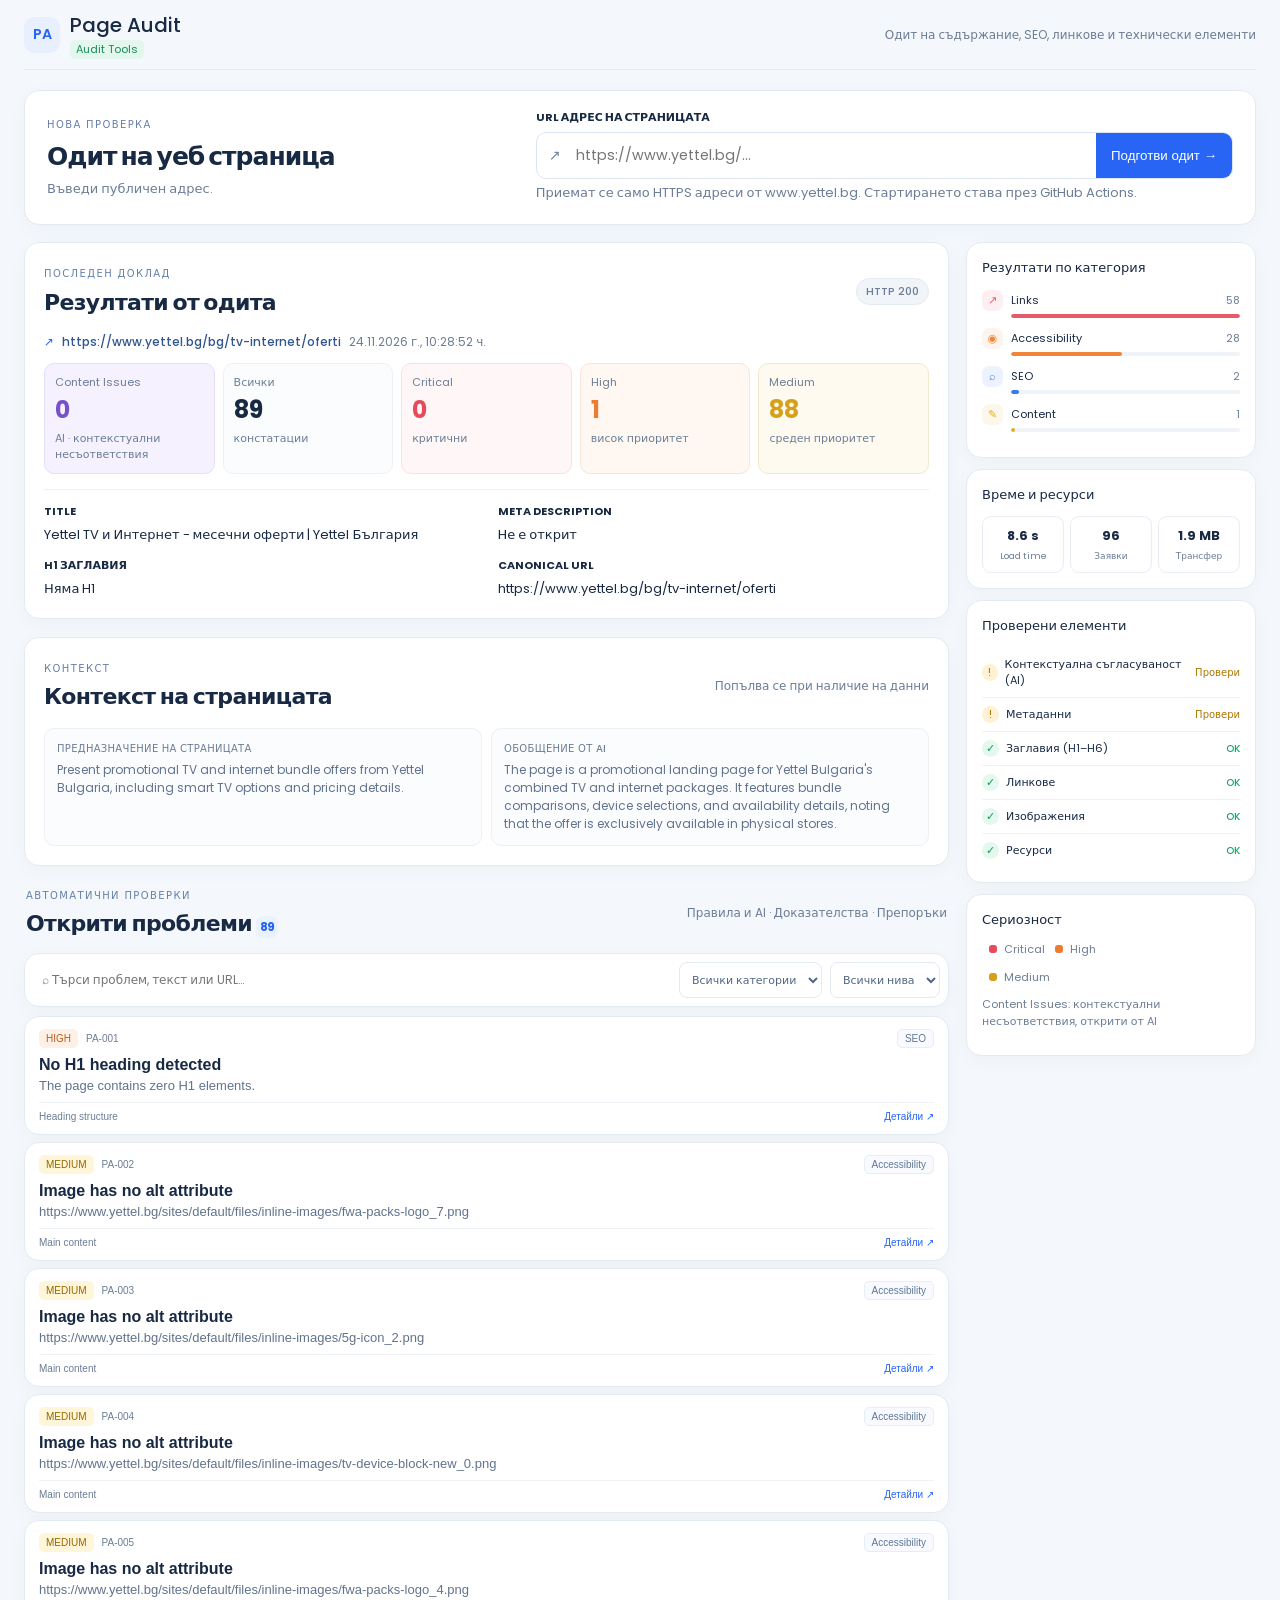
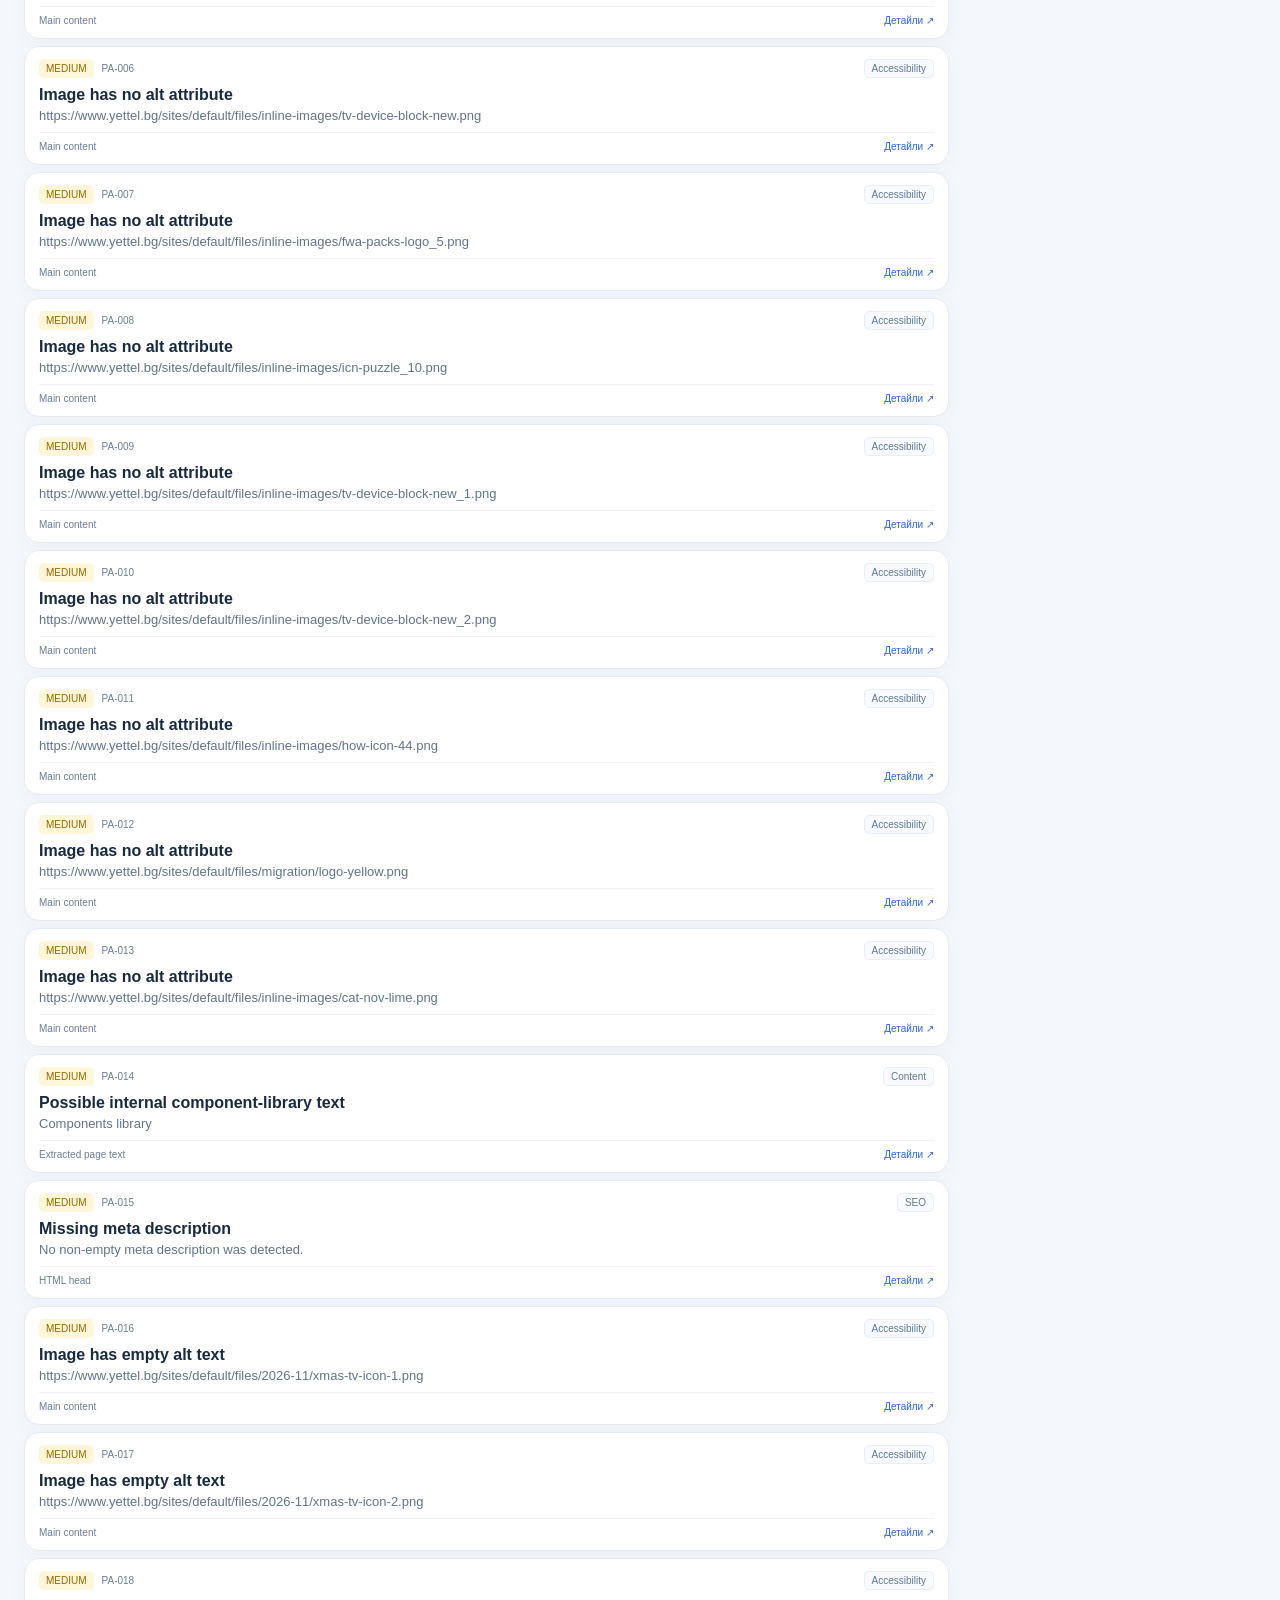
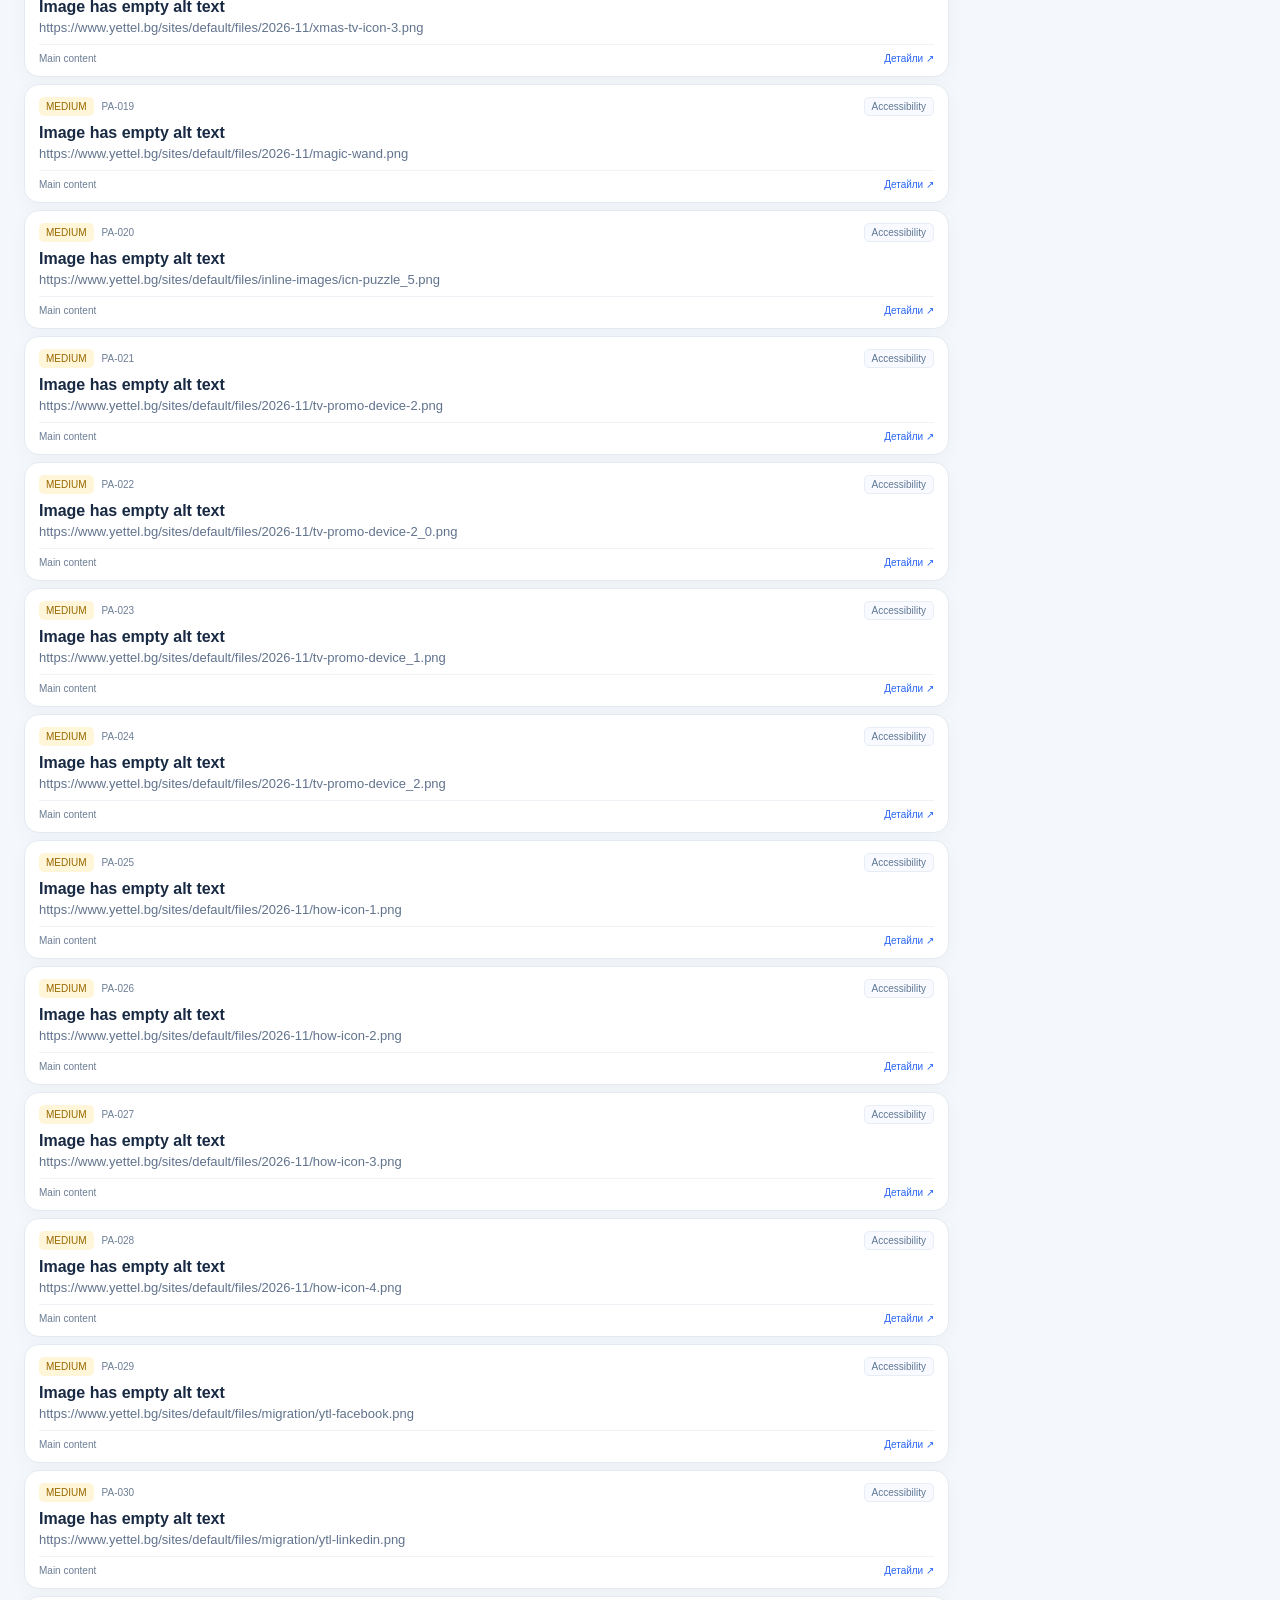
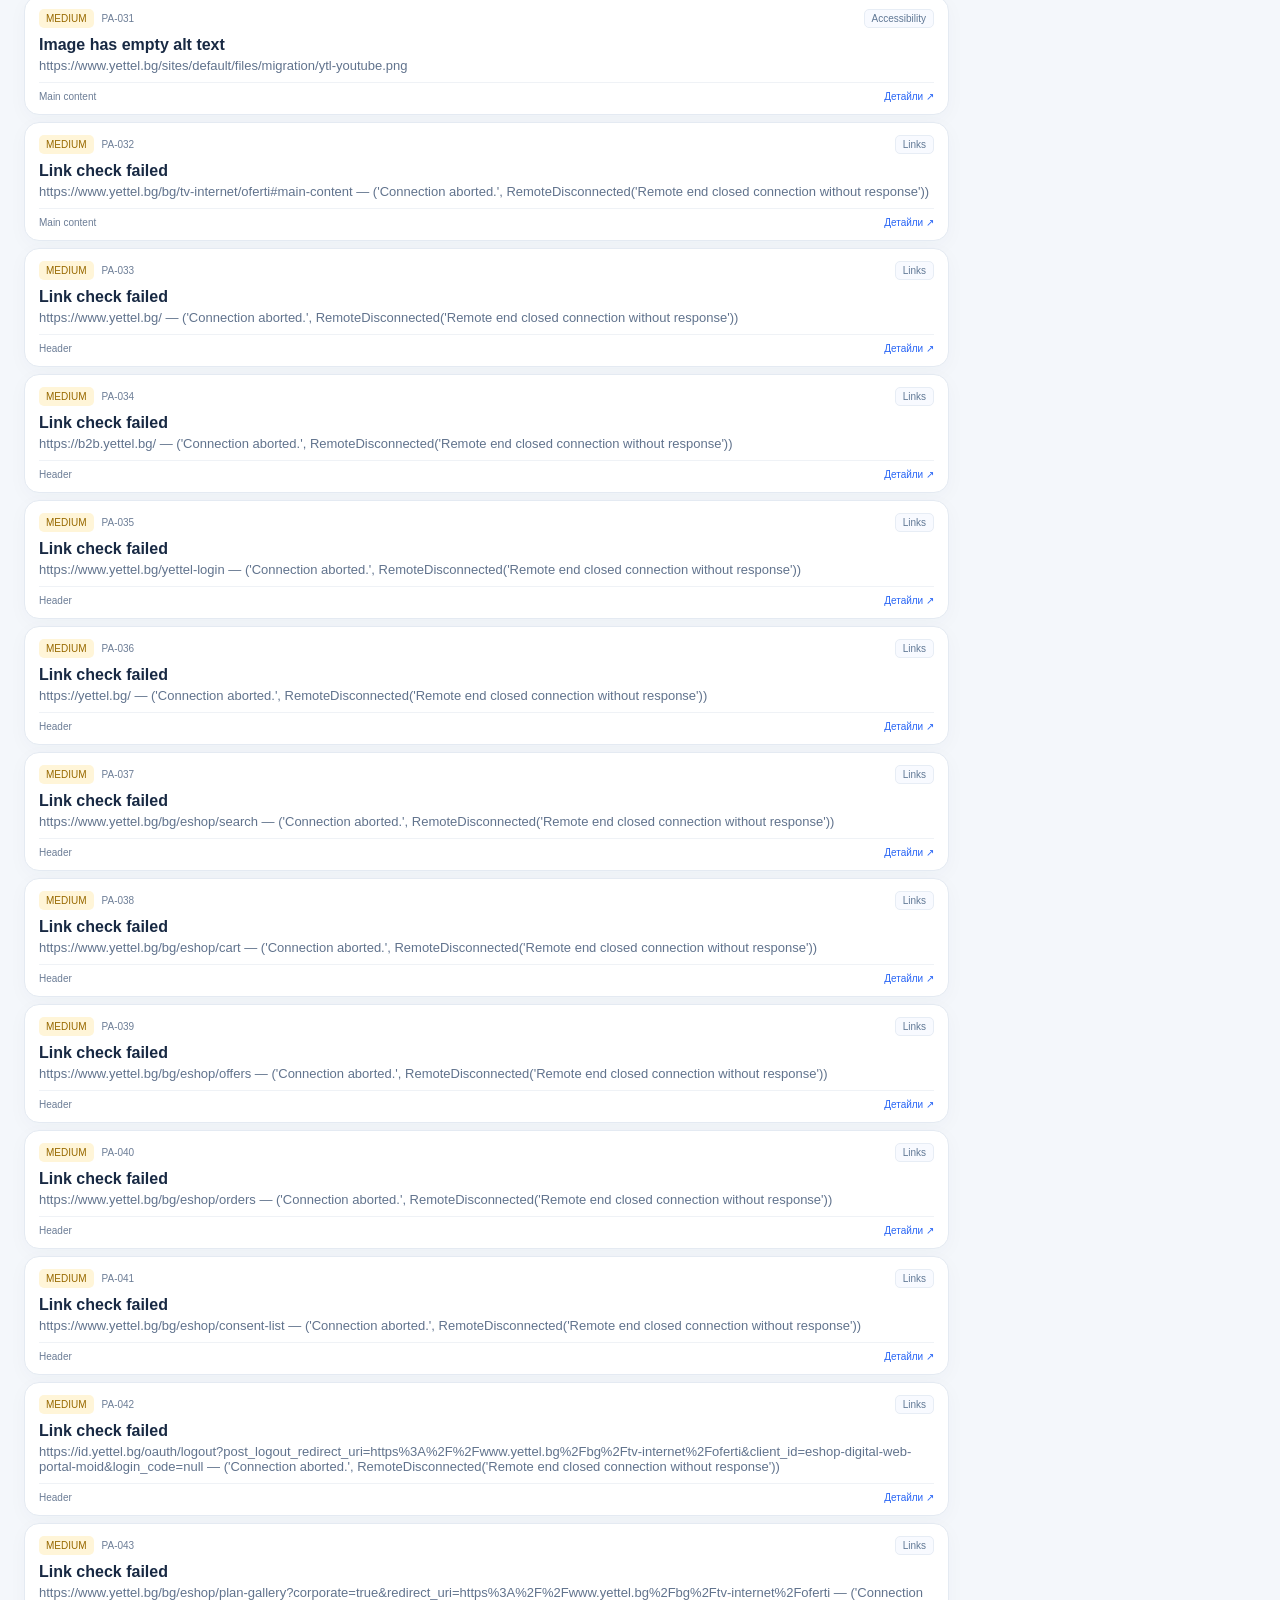
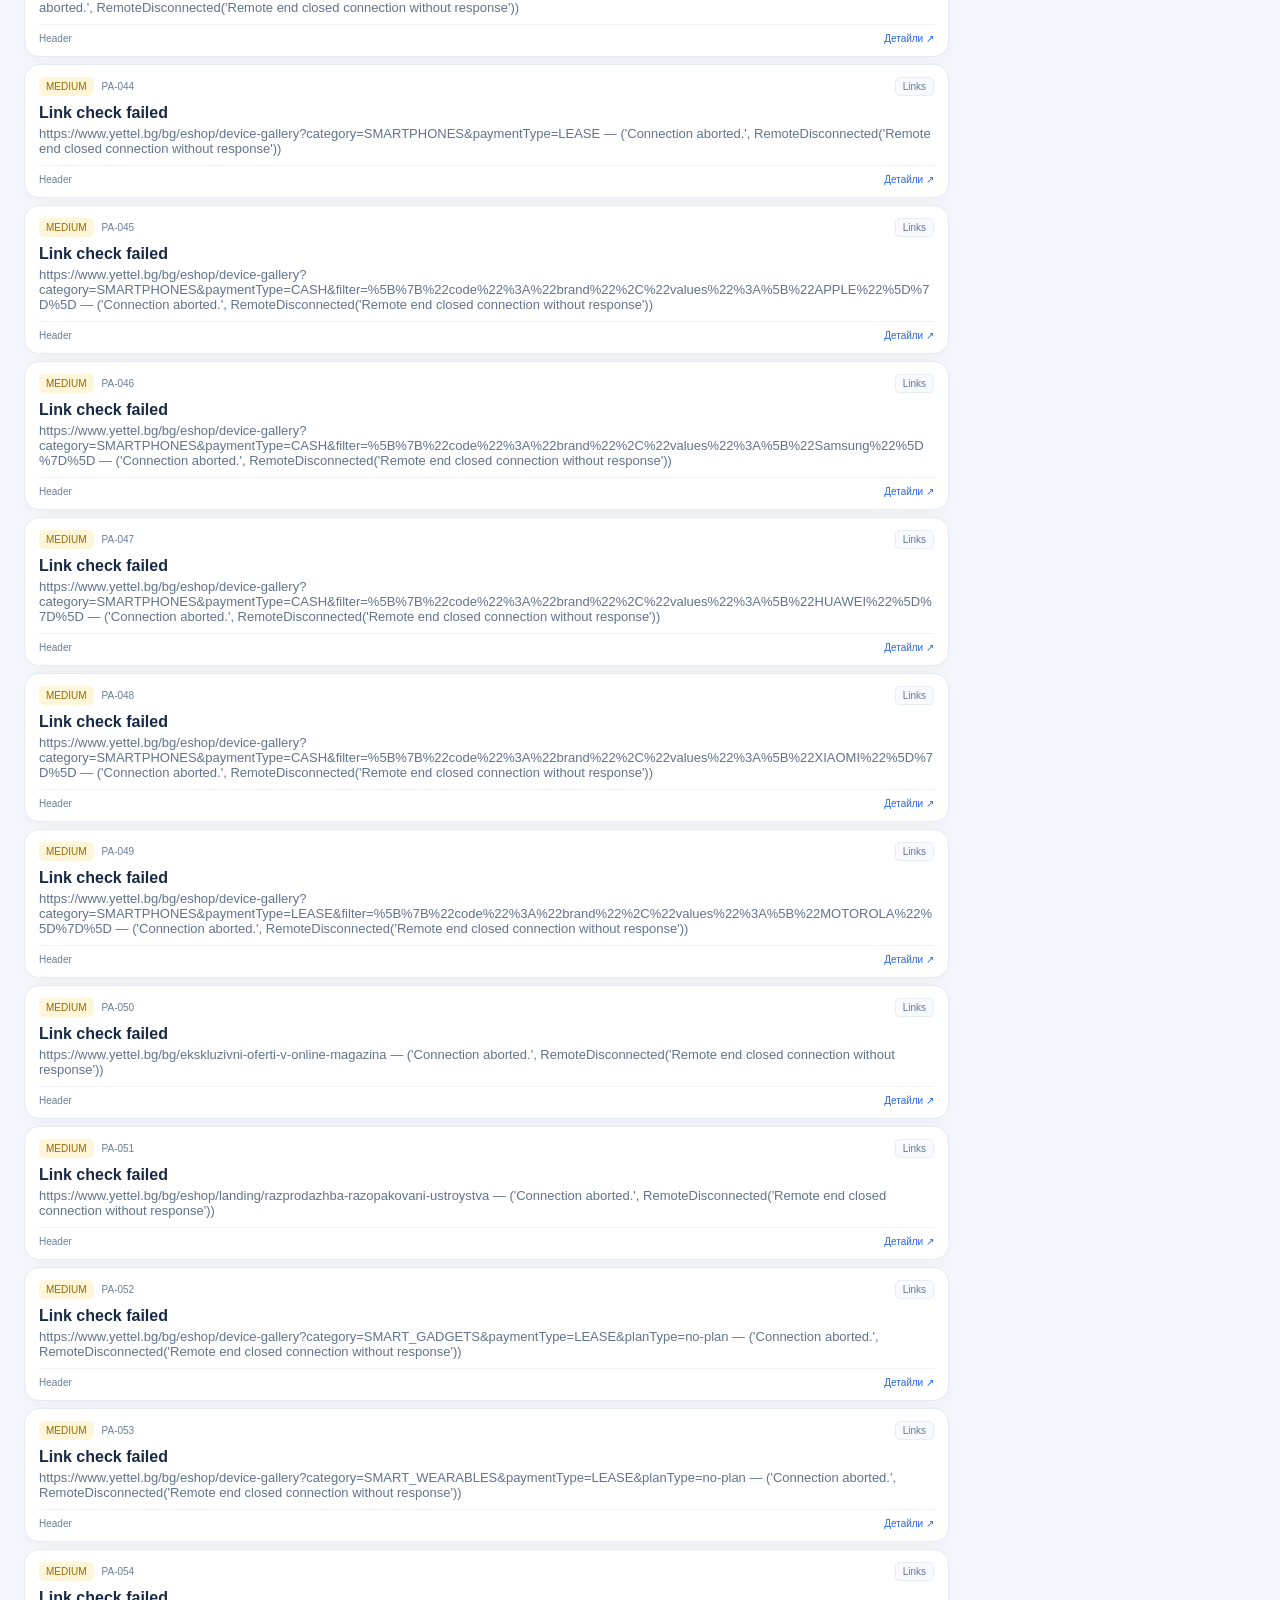
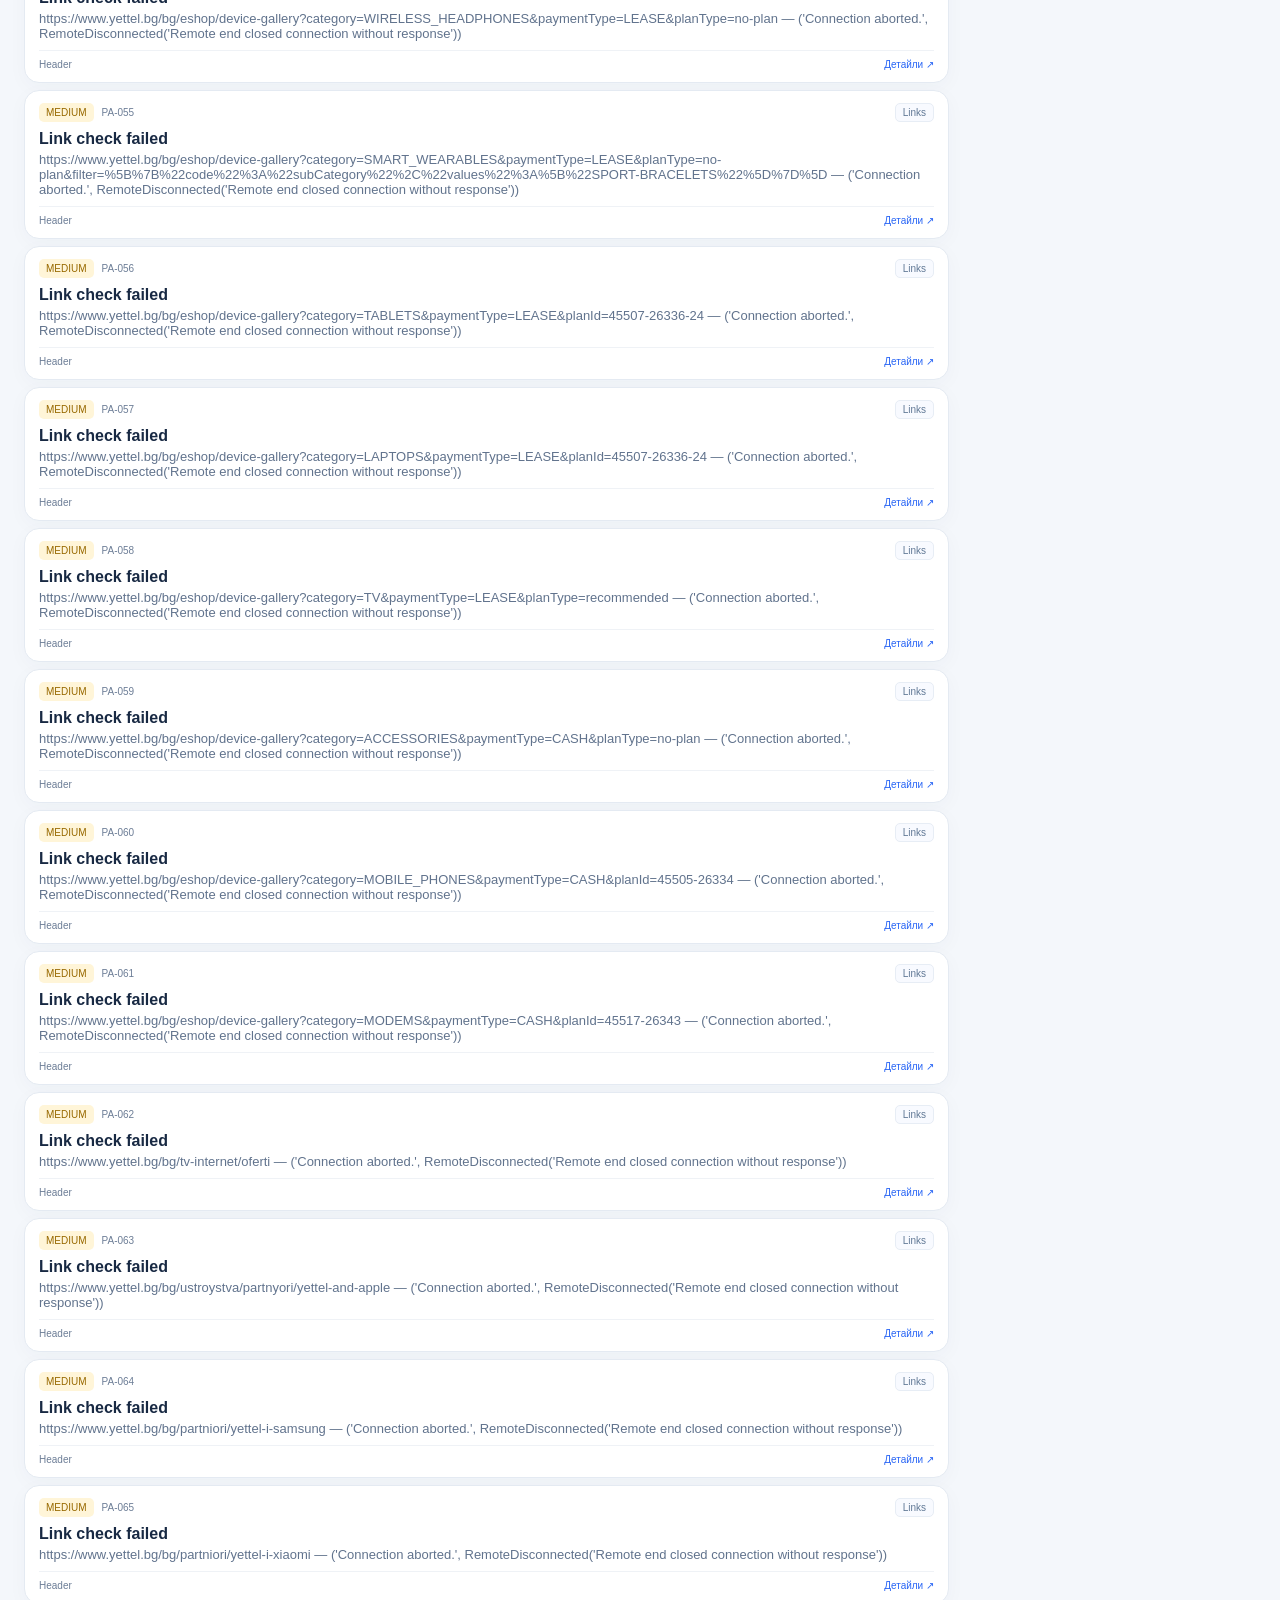
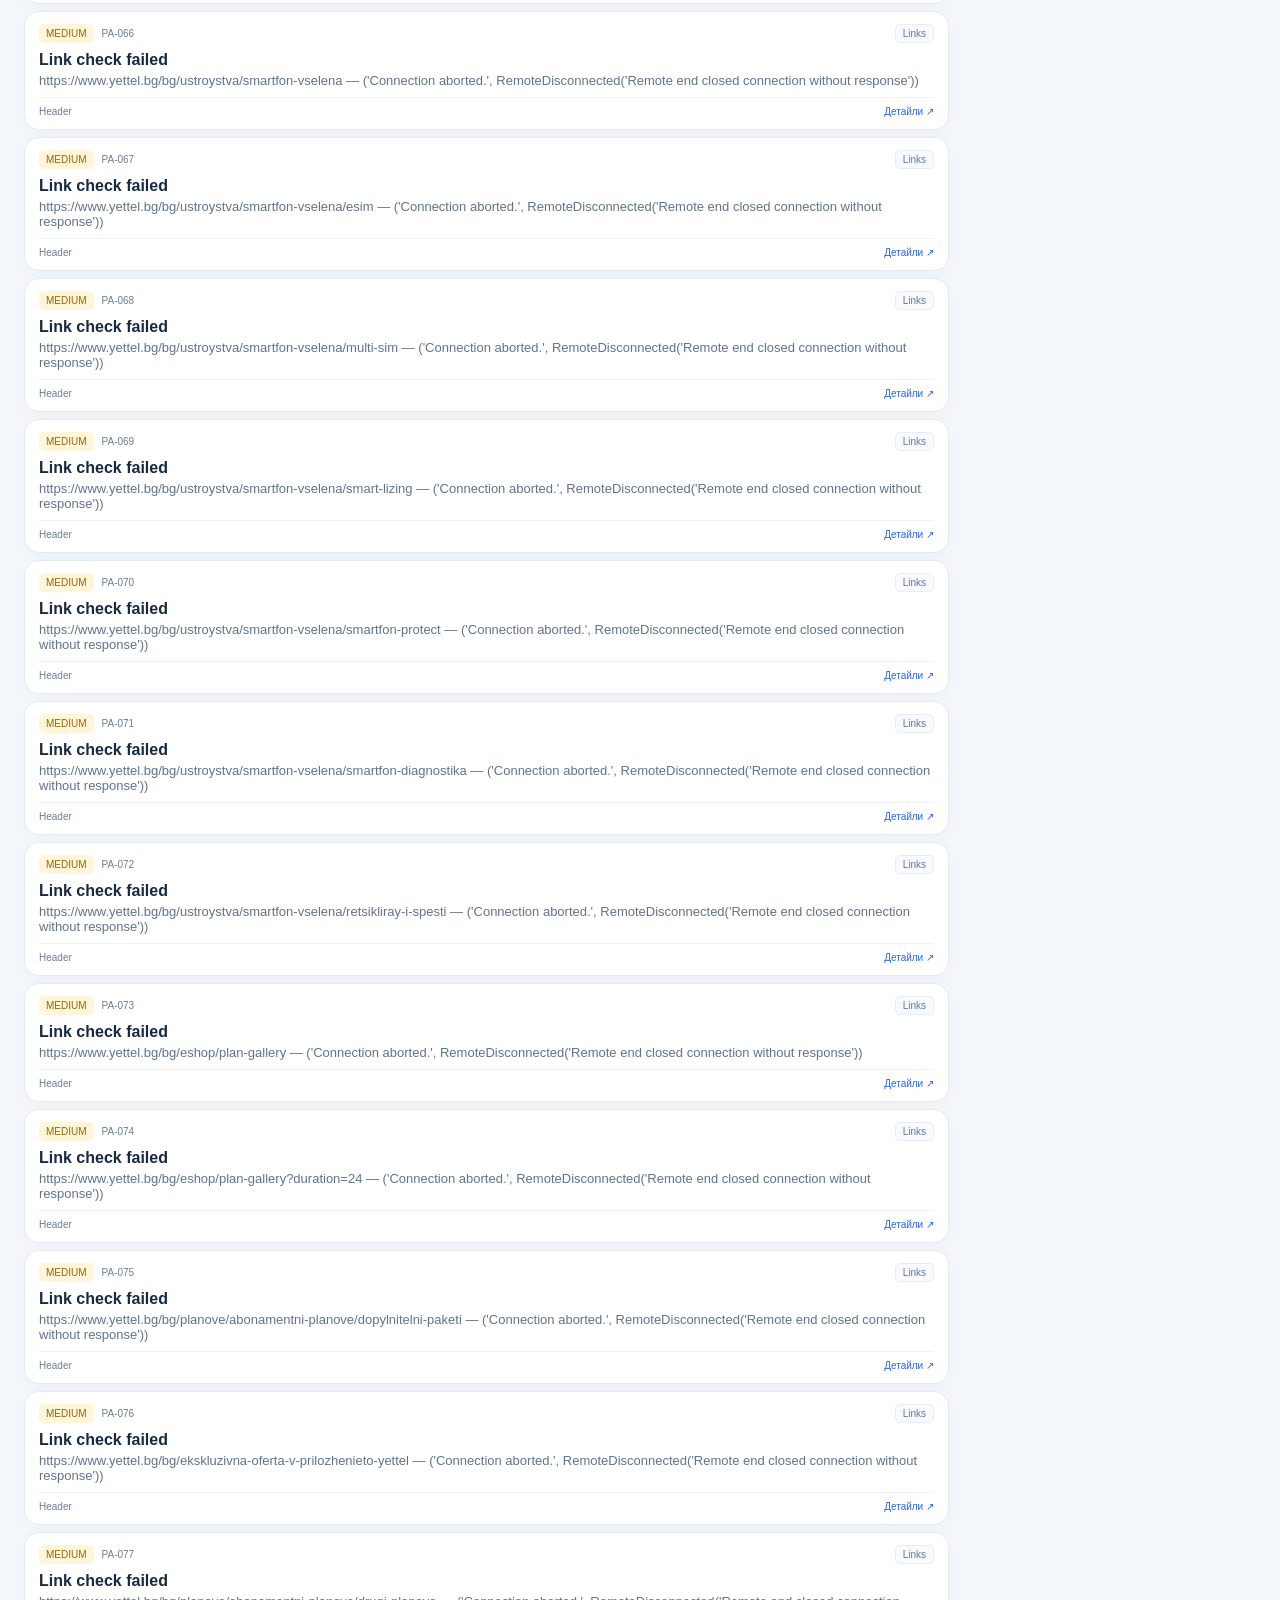
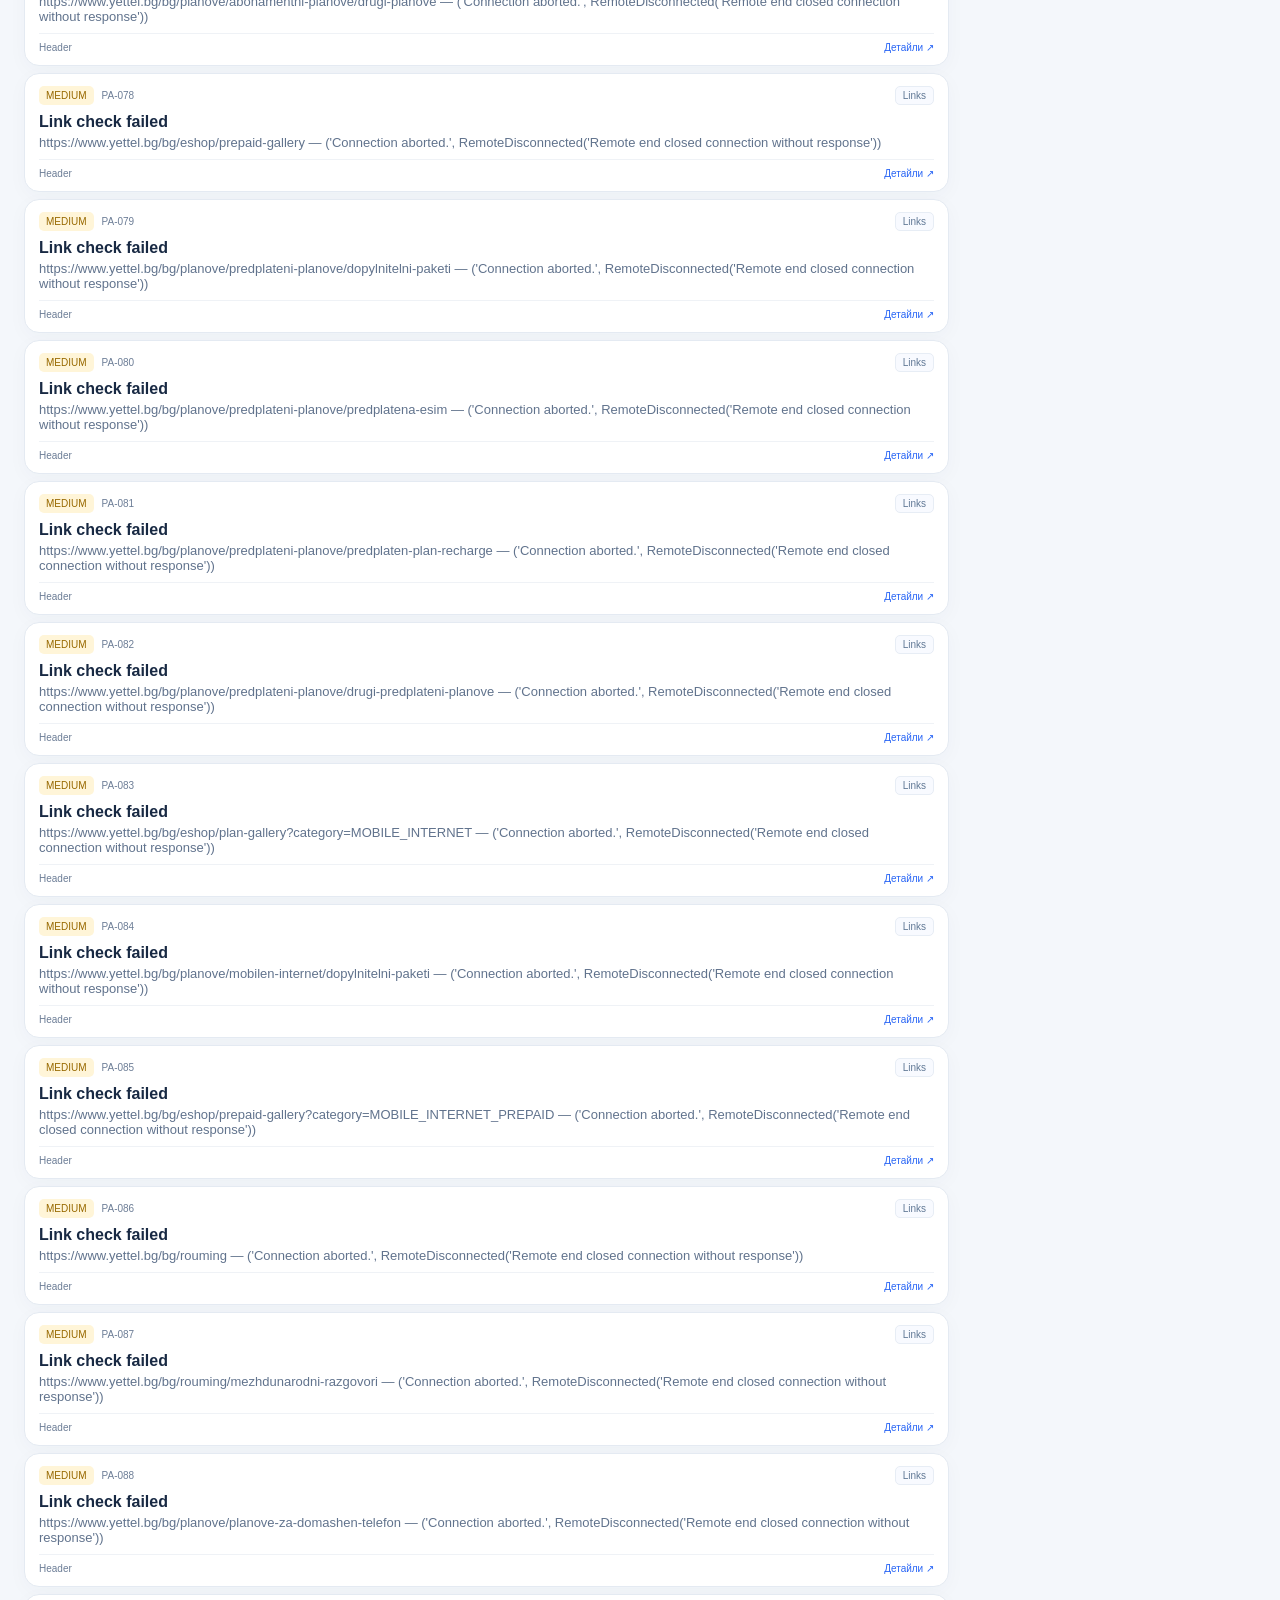
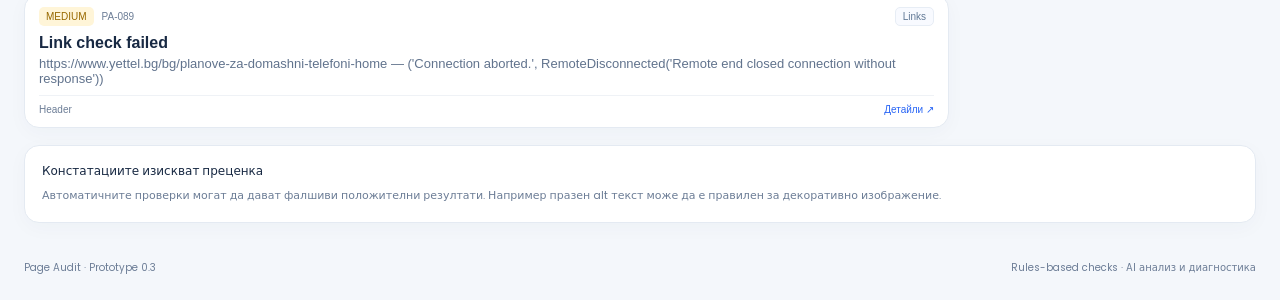
<file: index.html>
<!doctype html>
<html lang="bg">
<head>
<meta charset="utf-8">
<meta name="viewport" content="width=device-width,initial-scale=1">
<meta name="color-scheme" content="light">
<title>Page Audit</title>
<link rel="stylesheet" href="style.css">
</head>
<body>
<div class="shell">
<header>
<a class="brand" href="./"><span class="logo">PA</span><span><b>Page Audit</b><small>Audit Tools</small></span></a>
<span class="top-note">Одит на съдържание, SEO, линкове и технически елементи</span>
</header>
<main>
<section class="launch card">
<div><label class="eyebrow">НОВА ПРОВЕРКА</label><h1>Одит на уеб страница</h1><p>Въведи публичен адрес.</p></div>
<form id="audit-form">
<label for="audit-url">URL адрес на страницата</label>
<div class="url-input"><span>↗</span><input id="audit-url" type="url" placeholder="https://www.yettel.bg/..." required><button>Подготви одит →</button></div>
<p id="form-message">Приемат се само HTTPS адреси от www.yettel.bg. Стартирането става през GitHub Actions.</p>
</form>
</section>
<div class="layout">
<div>
<section class="card report">
<div class="heading"><div><label class="eyebrow">ПОСЛЕДЕН ДОКЛАД</label><h2>Резултати от одита</h2></div><span id="http-status" class="pill">HTTP —</span></div>
<div class="page-url">↗ <a id="page-url" href="#" target="_blank" rel="noopener">Няма зареден доклад</a><span id="report-date"></span></div>
<div class="metrics">
<article class="content-issues"><span>Content Issues</span><b id="content-issues-count">—</b><small>AI · контекстуални несъответствия</small></article>
<article><span>Всички</span><b id="total-count">—</b><small>констатации</small></article>
<article class="critical"><span>Critical</span><b id="critical-count">—</b><small>критични</small></article>
<article class="high"><span>High</span><b id="high-only-count">—</b><small>висок приоритет</small></article>
<article class="medium"><span>Medium</span><b id="medium-count">—</b><small>среден приоритет</small></article>
<article class="ok"><span>OK</span><b id="ok-count">—</b><small>без проблем</small></article>
</div>
<div class="overview">
<div><label>Title</label><p id="title-value">—</p></div>
<div><label>Meta description</label><p id="description-value">—</p></div>
<div><label>H1 заглавия</label><p id="h1-value">—</p></div>
<div><label>Canonical URL</label><p id="canonical-value">—</p></div>
</div>
</section>

<section class="card context-panel">
<div class="heading"><div><label class="eyebrow">КОНТЕКСТ</label><h2>Контекст на страницата</h2></div><span class="subtle">Попълва се при наличие на данни</span></div>
<div class="context-grid">
<div><label>Предназначение на страницата</label><p id="page-purpose">Няма данни.</p></div>
<div><label>Обобщение от AI</label><p id="ai-summary">Няма данни.</p></div>
</div>
</section>

<section class="results">
<div class="heading"><div><label class="eyebrow">АВТОМАТИЧНИ ПРОВЕРКИ</label><h2>Открити проблеми <span id="visible-count" class="bubble">0</span></h2></div><span class="subtle">Правила и AI · Доказателства · Препоръки</span></div>
<div class="filters card"><input id="search" type="search" placeholder="⌕ Търси проблем, текст или URL…"><select id="category-filter"><option value="">Всички категории</option></select><select id="severity-filter"><option value="">Всички нива</option><option>critical</option><option>high</option><option>medium</option></select></div>
<div id="findings" class="finding-list"><div class="empty card">Зареждане на резултатите…</div></div>
</section>


</div>

<aside>
<section class="side-card score"><div class="ring"><b id="score-value">—<small>/100</small></b></div><div><h3>Обща оценка</h3><p id="score-description">Оценката ще се появи след първия одит.</p></div></section>
<section class="side-card"><h3>Резултати по категория</h3><div id="category-summary"><p class="subtle">Няма данни за показване.</p></div></section>
<section class="side-card"><h3>Време и ресурси</h3><div class="resources"><div><b id="load-time">—</b><small>Load time</small></div><div><b id="request-count">—</b><small>Заявки</small></div><div><b id="resource-size">—</b><small>Трансфер</small></div></div></section>
<section class="side-card"><h3>Проверени елементи</h3><div id="checklist"><p class="subtle">Изчаква резултати.</p></div></section>
<section class="side-card legend"><h3>Сериозност</h3><p><i class="dot red"></i> Critical <i class="dot orange"></i> High</p><p><i class="dot yellow"></i> Medium</p><p>Content Issues: контекстуални несъответствия, открити от AI</p></section>
</aside>
</div>
<section class="notice card"><div><b>Констатациите изискват преценка</b><p>Автоматичните проверки могат да дават фалшиви положителни резултати. Например празен alt текст може да е правилен за декоративно изображение.</p><p id="report-notes"></p></div></section>
</main>
<footer><span>Page Audit · Prototype 0.3</span><span>Rules-based checks · AI анализ и диагностика</span></footer>
</div>
<dialog id="detail-dialog">
<div class="heading"><label id="detail-category"></label><button id="close-dialog">×</button></div>
<h2 id="detail-title"></h2><div id="detail-severity"></div>
<section><label>Доказателства</label><pre id="detail-evidence"></pre></section>
<section><label>Контекст</label><p id="detail-context"></p></section>
<section><label>Потенциално въздействие</label><p id="detail-impact"></p></section>
<section><label>Препоръчително действие</label><p id="detail-recommendation"></p></section>
<div class="dialog-meta"><span id="detail-confidence"></span><span id="detail-source"></span><span id="detail-id"></span></div>
</dialog>
<script src="app.js"></script>
</body>
</html>
</file>
<file: style.css>
@import url('https://fonts.googleapis.com/css2?family=Poppins:wght@300;400;500;600;700&display=swap');

:root {
  color-scheme: light;
  --bg: #f4f7fb;
  --text: #182943;
  --muted: #6c7d96;
  --border: #e4eaf2;
  --blue: #2865f5;
  --green: #18a66a;
  --red: #e54b5a;
  --orange: #eb7c32;
  --yellow: #d7a01b;
  --purple: #8664db;
}

* {
  box-sizing: border-box;
}

body {
  margin: 0;
  background: var(--bg);
  color: var(--text);
  font: 14.3px/1.5 Poppins, system-ui, sans-serif;
  font-weight: 400;
}

.shell {
  max-width: 1550px;
  margin: auto;
  padding: 0 24px;
}

header {
  height: 70px;
  border-bottom: 1px solid var(--border);
  display: flex;
  align-items: center;
  justify-content: space-between;
  gap: 20px;
}

.brand {
  display: flex;
  align-items: center;
  gap: 10px;
  text-decoration: none;
  color: inherit;
}

.logo {
  width: 36px;
  height: 36px;
  border-radius: 11px;
  background: #e8f0ff;
  color: var(--blue);
  display: grid;
  place-items: center;
  font-weight: 600;
}

.brand b {
  font-size: 20px;
  font-weight: 500;
}

.brand small {
  display: block;
  color: #168e5d;
  background: #e3f7ed;
  border-radius: 5px;
  padding: 1px 6px;
  font-size: 11px;
  width: max-content;
}

.top-note,
.subtle {
  font-size: 12px;
  color: var(--muted);
}

main {
  padding: 20px 0;
}

.card,
.side-card {
  background: white;
  border: 1px solid var(--border);
  border-radius: 15px;
  box-shadow: 0 5px 20px #1e426d08;
}

.launch {
  display: grid;
  grid-template-columns: .8fr 1.2fr;
  gap: 24px;
  align-items: center;
  padding: 18px 22px;
  margin-bottom: 17px;
}

.eyebrow {
  font-size: 10px;
  font-weight: 500;
  letter-spacing: .14em;
  color: #6680a8;
}

.launch h1 {
  font-size: 25px;
  letter-spacing: -.04em;
  margin: 4px 0;
}

.launch p {
  color: var(--muted);
  font-size: 13px;
  margin: 4px 0;
}

.launch form > label,
.overview label,
dialog section label {
  display: block;
  font-size: 11px;
  font-weight: 700;
  color: var(--text);
  text-transform: uppercase;
  margin-bottom: 6px;
}

.url-input {
  display: flex;
  align-items: center;
  border: 1px solid #dce5f2;
  border-radius: 10px;
  overflow: hidden;
}

.url-input > span {
  padding: 0 12px;
  color: #6e83a3;
}

.url-input input {
  flex: 1;
  min-width: 0;
  border: 0;
  outline: 0;
  padding: 12px 3px;
  font: inherit;
}

.url-input button {
  align-self: stretch;
  background: var(--blue);
  color: #fff;
  border: 0;
  padding: 0 15px;
  font-weight: 500;
  cursor: pointer;
}

.layout {
  display: grid;
  grid-template-columns: minmax(0, 1fr) 290px;
  gap: 17px;
}

.layout > div {
  min-width: 0;
}

.report {
  padding: 19px;
  margin-bottom: 18px;
}

.heading {
  display: flex;
  justify-content: space-between;
  align-items: center;
  gap: 12px;
}

.heading h2 {
  font-size: 22px;
  letter-spacing: -.03em;
  font-weight: 700;
  margin: 2px 0;
}

.pill {
  font-size: 11px;
  color: var(--muted);
  background: #f1f5fa;
  border: 1px solid var(--border);
  border-radius: 20px;
  padding: 4px 9px;
  font-weight: 500;
}

.page-url {
  display: flex;
  gap: 8px;
  align-items: center;
  flex-wrap: wrap;
  margin: 12px 0;
  color: var(--blue);
  font-size: 12px;
}

.page-url a {
  color: #31558e;
  text-decoration: none;
  overflow-wrap: anywhere;
  font-weight: 500;
}

.page-url span {
  color: var(--muted);
}

.metrics {
  display: grid;
  grid-template-columns: repeat(5, minmax(0, 1fr));
  gap: 8px;
}

article.ok {
    display: none;
}

.metrics article {
  padding: 10px;
  border: 1px solid #edf0f5;
  background: #fbfcfe;
  border-radius: 10px;
  min-width: 0;
}

.metrics span,
.metrics small {
  display: block;
  color: var(--muted);
  font-size: 11px;
}

.metrics b {
  display: block;
  font-size: 24px;
  line-height: 1.3;
  margin: 4px 0;
}

.critical {
  background: #fff7f7 !important;
  border-color: #f9e0e3 !important;
}

.critical b {
  color: var(--red);
}

.high {
  background: #fff8f2 !important;
  border-color: #f8e5d7 !important;
}

.high b {
  color: var(--orange);
}

.medium {
  background: #fffaf0 !important;
  border-color: #f4e9ca !important;
}

.medium b {
  color: var(--yellow);
}

.low {
  background: #f3f7ff !important;
  border-color: #e0eaff !important;
}

.low b {
  color: #3975db;
}

.ok {
  background: #f1fbf6 !important;
  border-color: #d8f1e4 !important;
}

.ok b {
  color: var(--green);
}

.overview {
  display: grid;
  grid-template-columns: 1fr 1fr;
  gap: 12px 22px;
  border-top: 1px solid #edf0f5;
  margin-top: 15px;
  padding-top: 13px;
}

.overview p {
  margin: 0;
  font-size: 13px;
  overflow-wrap: anywhere;
}

.results > .heading {
  margin: 0 2px 11px;
}

.bubble {
  display: inline-grid;
  place-items: center;
  min-width: 22px;
  height: 22px;
  border-radius: 7px;
  background: #eaf1ff;
  color: var(--blue);
  font-size: 12px;
}

.filters {
  display: flex;
  gap: 8px;
  padding: 8px;
  margin-bottom: 9px;
}

.filters input {
  flex: 1;
  min-width: 80px;
  border: 0;
  outline: 0;
  padding: 7px 9px;
  font: inherit;
  font-size: 12px;
}

.filters select {
  border: 1px solid var(--border);
  border-radius: 8px;
  background: white;
  color: #526783;
  padding: 8px;
  font: inherit;
  font-size: 11px;
  max-width: 145px;
}

.finding-list {
  display: grid;
  gap: 7px;
}

.finding {
  width: 100%;
  text-align: left;
  padding: 12px 14px;
  cursor: pointer;
  color: inherit;
}

.finding:hover {
  border-color: #b8cdf5;
  box-shadow: 0 4px 14px #2c5cbe12;
}

.finding-top {
  display: flex;
  align-items: center;
  gap: 8px;
  flex-wrap: wrap;
}

.severity,
.sev {
  display: inline-flex;
  border-radius: 5px;
  padding: 4px 7px;
  font-size: 10px;
  font-weight: 500;
  text-transform: uppercase;
}

.severity-critical,
.sev-critical {
  background: #ffeaec;
  color: #c52c3c;
}

.severity-high,
.sev-high {
  background: #fff0e5;
  color: #bf5c20;
}

.severity-medium,
.sev-medium {
  background: #fff5d8;
  color: #986900;
}

.severity-low,
.sev-low {
  background: #eaf2ff;
  color: #2d64c5;
}

.finding-id {
  font-size: 10px;
  color: var(--muted);
}

.category-tag {
  margin-left: auto;
  padding: 3px 7px;
  border: 1px solid #e7edf5;
  background: #f8faff;
  border-radius: 5px;
  color: #607895;
  font-size: 10px;
}

.finding-title {
  display: block;
  font-size: 16px;
  font-weight: 500;
  margin: 8px 0 4px;
  font-weight: 600;
}

.finding-evidence {
  display: block;
  color: #61738d;
  font-size: 13px;
  overflow-wrap: anywhere;
}

.finding-bottom {
  display: flex;
  justify-content: space-between;
  gap: 12px;
  border-top: 1px solid #eff2f6;
  margin-top: 9px;
  padding-top: 8px;
  color: var(--muted);
  font-size: 10px;
}

.view-detail {
  color: var(--blue);
  white-space: nowrap;
  font-weight: 500;
}

aside {
  display: grid;
  gap: 11px;
  align-content: start;
}

.side-card {
  padding: 15px;
}

.side-card h3 {
  font-size: 13px;
  font-weight: 500;
  margin: 0 0 12px;
}

.side-card.score {
  display: none;
}

.score {
  display: flex;
  gap: 12px;
  align-items: center;
}

.ring {
  width: 72px;
  height: 72px;
  border-radius: 50%;
  background: conic-gradient(#20b67a 0 33%, #f0b52c 33% 76%, #edf1f6 76%);
  display: grid;
  place-items: center;
  position: relative;
  flex: none;
}

.ring:before {
  content: "";
  position: absolute;
  inset: 7px;
  background: white;
  border-radius: 50%;
}

.ring b {
  position: relative;
  font-size: 21px;
}

.ring small {
  font-size: 10px;
  color: var(--muted);
  font-weight: 400;
}

.score p {
  font-size: 11px;
  color: var(--muted);
  margin: 0;
}

.category-row {
  display: grid;
  grid-template-columns: 22px 1fr 20px;
  gap: 7px;
  align-items: center;
  margin: 10px 0;
  font-size: 11px;
}

.cat-icon {
  width: 21px;
  height: 21px;
  border-radius: 7px;
  display: grid;
  place-items: center;
}

.cat-count {
  text-align: right;
  color: var(--muted);
}

.cat-track {
  grid-column: 2/4;
  height: 4px;
  background: #f0f3f8;
  border-radius: 10px;
  overflow: hidden;
  margin-top: -4px;
}

.cat-fill {
  height: 100%;
  border-radius: 10px;
}

.resources {
  display: grid;
  grid-template-columns: repeat(3, 1fr);
  gap: 6px;
}

.resources div {
  text-align: center;
  padding: 9px 4px;
  border: 1px solid #e8edf4;
  border-radius: 9px;
  min-width: 0;
}

.resources b,
.resources small {
  display: block;
}

.resources b {
  font-size: 13px;
  overflow-wrap: anywhere;
}

.resources small {
  font-size: 9px;
  color: var(--muted);
  margin-top: 4px;
}

.check-row {
  display: flex;
  align-items: center;
  gap: 7px;
  padding: 8px 0;
  border-bottom: 1px solid #f0f2f6;
  font-size: 11px;
}

.check-row:last-child {
  border: 0;
}

.check-icon {
  width: 17px;
  height: 17px;
  border-radius: 50%;
  display: grid;
  place-items: center;
  background: #e4f8ee;
  color: #15965e;
}

.check-icon.warn {
  background: #fff2d4;
  color: #a97100;
}

.check-status {
  margin-left: auto;
  color: var(--green);
  font-size: 10px;
  font-weight: 500;
}

.check-status.warn {
  color: #ad7700;
}

.legend p {
  font-size: 11px;
  color: var(--muted);
}

.dot {
  display: inline-block;
  width: 8px;
  height: 8px;
  border-radius: 3px;
  margin: 0 4px 0 7px;
}

.red {
  background: var(--red);
}

.orange {
  background: var(--orange);
}

.yellow {
  background: var(--yellow);
}

.blue {
  background: #3975db;
}

.notice {
  display: flex;
  gap: 12px;
  padding: 14px 17px;
  margin-top: 17px;
}

.notice b {
  font-size: 12px;
  font-weight: 500;
}

.notice p {
  font-size: 11px;
  color: var(--muted);
  margin: 5px 0 0;
}

footer {
  display: flex;
  justify-content: space-between;
  padding: 17px 0 25px;
  color: var(--muted);
  font-size: 10px;
}

dialog {
  width: min(580px, calc(100% - 24px));
  max-height: 85vh;
  overflow: auto;
  border: 1px solid var(--border);
  border-radius: 16px;
  background: #fff;
  color: var(--text);
  padding: 22px;
  box-shadow: 0 24px 90px #19355a30;
}

dialog::backdrop {
  background: #19314c55;
  backdrop-filter: blur(3px);
}

dialog button {
  border: 0;
  border-radius: 8px;
  background: #f1f4f9;
  color: #536783;
  font-size: 20px;
  cursor: pointer;
}

dialog h2 {
  font-size: 23px;
  line-height: 1.3;
}

dialog section {
  margin-top: 20px;
}

dialog section p {
  font-size: 13px;
  color: #5f718b;
}

dialog pre {
  white-space: pre-wrap;
  overflow-wrap: anywhere;
  background: #f7f9fc;
  border: 1px solid var(--border);
  border-radius: 8px;
  padding: 12px;
  font: 12px/1.6 ui-monospace, monospace;
}

.dialog-meta {
  display: flex;
  gap: 12px;
  flex-wrap: wrap;
  border-top: 1px solid var(--border);
  padding-top: 12px;
  margin-top: 20px;
  color: var(--muted);
  font-size: 10px;
}

.empty {
  text-align: center;
  padding: 25px;
  color: var(--muted);
}

@media (max-width: 1000px) {
  .layout {
    grid-template-columns: minmax(0, 1fr) 260px;
  }

  .metrics {
    grid-template-columns: repeat(3, 1fr);
  }

  .launch {
    grid-template-columns: 1fr;
    gap: 12px;
  }
}

@media (max-width: 740px) {
  .shell {
    padding: 0 12px;
  }

  .top-note {
    display: none;
  }

  .layout {
    grid-template-columns: 1fr;
  }

  .side-column,
  aside {
    grid-template-columns: repeat(2, minmax(0, 1fr));
  }

  .score {
    grid-column: 1 / -1;
  }

  .metrics {
    grid-template-columns: repeat(3, 1fr);
  }

  .filters {
    flex-wrap: wrap;
  }

  .filters input {
    flex-basis: 100%;
  }

  .filters select {
    flex: 1;
    max-width: none;
  }

  .overview {
    grid-template-columns: 1fr;
  }

  .finding-bottom,
  footer {
    flex-direction: column;
  }

  .launch {
    padding: 15px;
  }

  .url-input {
    flex-wrap: wrap;
  }

  .url-input button {
    padding: 12px;
    flex: 1;
  }
}

@media (max-width: 440px) {
  aside {
    grid-template-columns: 1fr;
  }

  .metrics {
    grid-template-columns: repeat(2, 1fr);
  }
}


/* AI analysis panels */
.ai-panel, .context-panel {
  padding: 19px;
  margin-bottom: 18px;
}
.ai-stats {
  display: grid;
  grid-template-columns: repeat(4, minmax(0, 1fr));
  gap: 9px;
  margin-top: 15px;
}
.ai-stats > div, .context-grid > div {
  min-width: 0;
  padding: 12px;
  border: 1px solid #edf0f5;
  background: #fbfcfe;
  border-radius: 10px;
}
.ai-stats span, .context-grid label {
  display: block;
  margin-bottom: 5px;
  color: var(--muted);
  font-size: 10px;
  font-weight: 500;
  text-transform: uppercase;
  letter-spacing: .03em;
}
.ai-stats b {
  display: block;
  font-size: 13px;
  font-weight: 500;
  overflow-wrap: anywhere;
}
.status-badge {
  display: inline-flex;
  align-items: center;
  border-radius: 20px;
  padding: 5px 10px;
  font-size: 10px;
  font-weight: 600;
  white-space: nowrap;
}
.status-neutral { background: #f1f5fa; color: #63748c; }
.status-success { background: #e4f8ee; color: #168451; }
.status-error { background: #ffeaec; color: #c52c3c; }
.diagnostic-box {
  margin-top: 11px;
  padding: 12px 14px;
  border: 1px solid #e5ebf5;
  border-radius: 10px;
  background: #f8faff;
}
.diagnostic-title {
  font-size: 11px;
  font-weight: 600;
  margin-bottom: 4px;
}
.diagnostic-box p, .context-grid p {
  margin: 0;
  color: #61738d;
  font-size: 12px;
  overflow-wrap: anywhere;
  white-space: pre-wrap;
}
.context-grid {
  display: grid;
  grid-template-columns: repeat(2, minmax(0, 1fr));
  gap: 9px;
  margin-top: 13px;
}
.context-grid p { min-height: 36px; }
.ai-findings-panel { margin-top: 21px; }
.ai-findings-panel .empty p { margin-bottom: 0; font-size: 12px; }
.notice > div { min-width: 0; }
@media (max-width: 1000px) {
  .ai-stats { grid-template-columns: repeat(2, minmax(0, 1fr)); }
}
@media (max-width: 740px) {
  .context-grid { grid-template-columns: 1fr; }
  .ai-panel, .context-panel { padding: 15px; }
}
@media (max-width: 440px) {
  .ai-stats { grid-template-columns: 1fr 1fr; }
}

.content-issues { background: #f5f1ff !important; border-color: #e7ddff !important; }
.content-issues b { color: #7651c9; }
</file>
